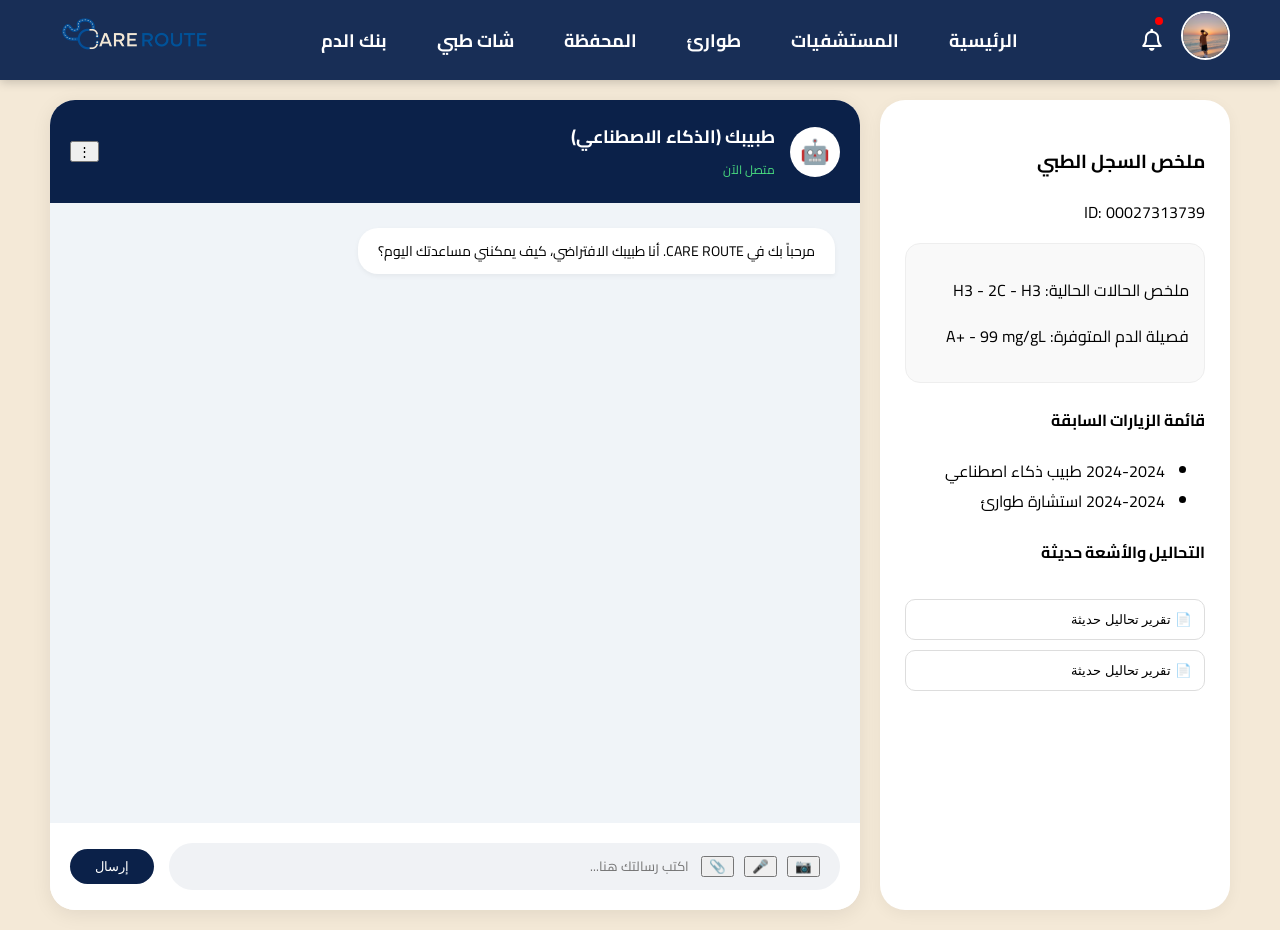
<file: chat.html>
<!DOCTYPE html>
<html lang="ar" dir="rtl">
<head>
    <meta charset="UTF-8">
    <meta name="viewport" content="width=device-width, initial-scale=1.0">
    <title>CARE ROUTE - ذكاء اصطناعي طبي</title>
    <link rel="stylesheet" href="chat-style.css">
    <link href="https://fonts.googleapis.com/css2?family=Cairo:wght@400;600;700&display=swap" rel="stylesheet">
    <link rel="icon" type="image/png" href="../الوكو بس.png">
</head>
<body>

<nav class="navbar">
    <div class="nav-actions">
        <div class="profile-pic">
            <img src="../Generated Image September 08, 2025 - 5_17PM.jpg" alt="User"> </div>
        <div class="notification">
            <i class="far fa-bell"></i> <span class="dot"></span>
        </div>
    </div>

    <div class="nav-links">
        <a href="../الصفحه الرايسيه التانيه/index.html" class="active">الرئيسية</a>
        <a href="../المستشفي/hospitals.html">المستشفيات</a>
        <a href="../طوارء/index.html">طوارئ</a>
        <a href="../المحفطة/wallet.html">المحفظة</a>
        <a href="../شات طبي/chat.html">شات طبي</a>
        <a href="../بنك الدم/blood-bank.html">بنك الدم</a>
    </div>

    <div class="logo">
        <img src="./img/الوجو مع الاسم.png" alt="logo">
    </div>
</nav>

<link rel="stylesheet" href="https://cdnjs.cloudflare.com/ajax/libs/font-awesome/6.0.0/css/all.min.css">

    <main class="chat-container">
        
        <aside class="medical-summary">
            <div class="summary-card">
                <h3>ملخص السجل الطبي</h3>
                <p class="patient-id">ID: 00027313739</p>
                
                <div class="summary-box">
                    <p>ملخص الحالات الحالية: H3 - 2C - H3</p>
                    <p>فصيلة الدم المتوفرة: A+ - 99 mg/gL</p>
                </div>

                <div class="history-list">
                    <h4>قائمة الزيارات السابقة</h4>
                    <ul>
                        <li><span>2024-2024</span> طبيب ذكاء اصطناعي</li>
                        <li><span>2024-2024</span> استشارة طوارئ</li>
                    </ul>
                </div>

                <div class="reports-section">
                    <h4>التحاليل والأشعة حديثة</h4>
                    <button class="report-btn">📄 تقرير تحاليل حديثة</button>
                    <button class="report-btn">📄 تقرير تحاليل حديثة</button>
                </div>
            </div>
        </aside>

        <section class="chat-window">
            <header class="chat-header">
                <div class="ai-info">
                    <div class="ai-avatar">🤖</div>
                    <div class="status-wrapper">
                        <h2>طبيبك (الذكاء الاصطناعي)</h2>
                        <span class="online-status">متصل الآن</span>
                    </div>
                </div>
                <button class="menu-dots">⋮</button>
            </header>

            <div class="messages-area" id="chatbox">
                <div class="ai-msg">مرحباً بك في CARE ROUTE. أنا طبيبك الافتراضي، كيف يمكنني مساعدتك اليوم؟</div>
            </div>

            <footer class="chat-input-area">
                <div class="input-wrapper">
                    <button class="icon-btn">📷</button>
                    <button class="icon-btn">🎤</button>
                    <button class="icon-btn">📎</button>
                    <input type="text" id="userInput" placeholder="اكتب رسالتك هنا...">
                </div>
                <button class="send-btn" onclick="sendMessage()">إرسال</button>
            </footer>
        </section>

    </main>

    <script src="chat-ai.js"></script>
</body>
</html>
</file>
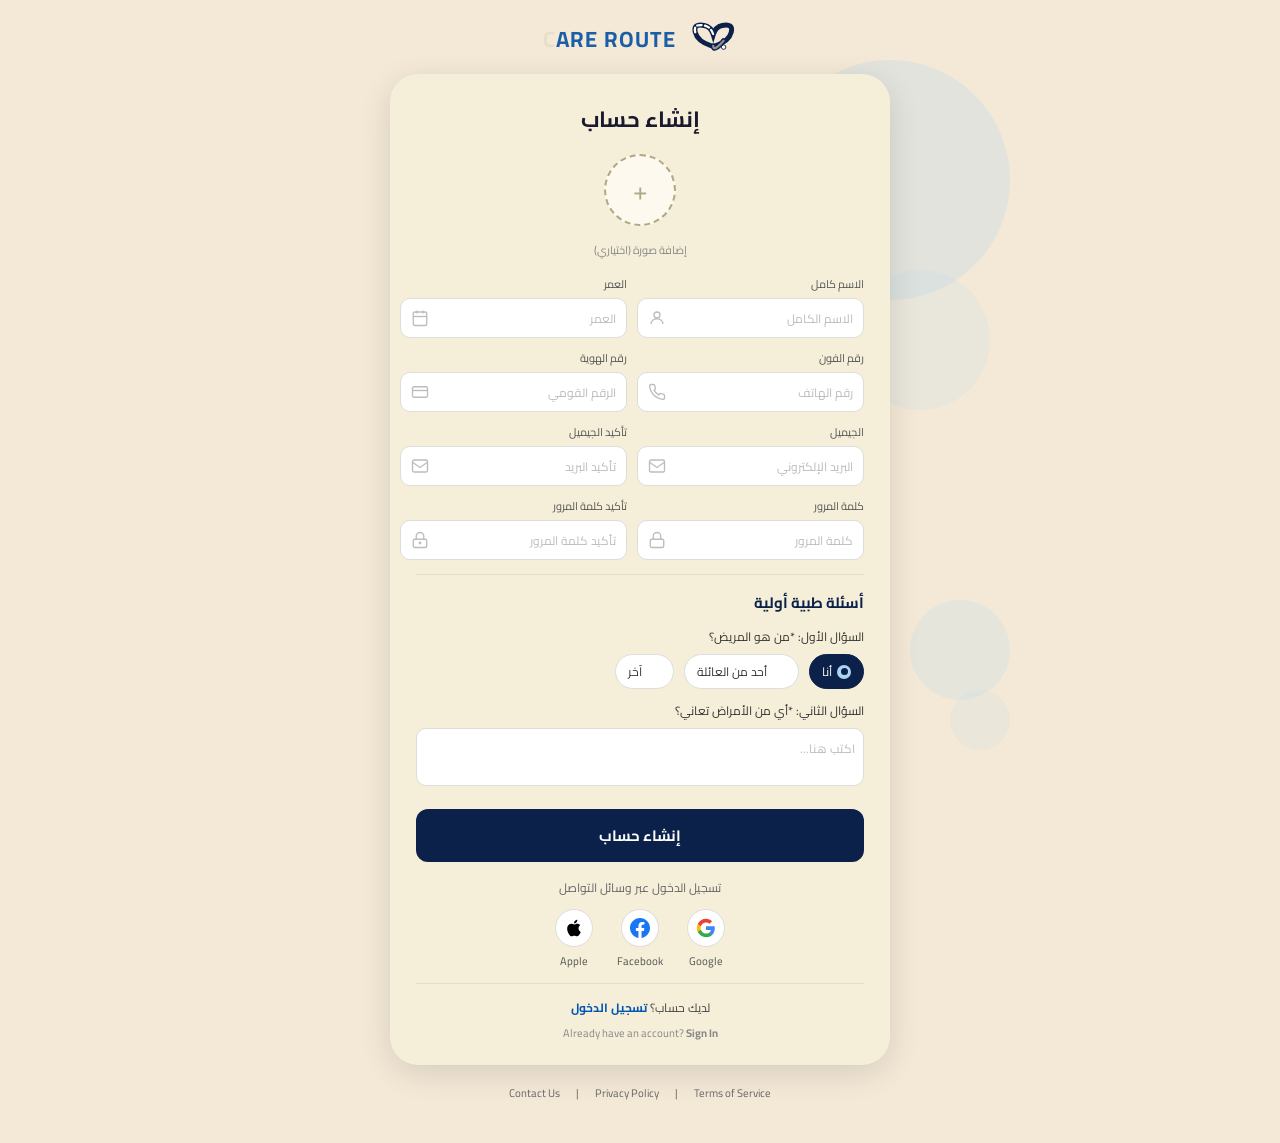
<file: signup.html>
<!DOCTYPE html>
<html lang="ar" dir="rtl">
<head>
  <meta charset="UTF-8">
  <meta name="viewport" content="width=device-width, initial-scale=1.0">
  <title>إنشاء حساب - Care Route</title>
  <link rel="preconnect" href="https://fonts.googleapis.com">
  <link href="https://fonts.googleapis.com/css2?family=Cairo:wght@400;600;700&display=swap" rel="stylesheet">
  <link rel="stylesheet" href="signup-style.css">
  <link rel="icon" type="image/png" href="../الوكو بس.png">
</head>
<body>

  <!-- خلفية ديكورية -->
  <svg class="bg-decor" viewBox="0 0 800 900" xmlns="http://www.w3.org/2000/svg">
    <circle cx="650" cy="180" r="120" fill="#abd4f0" opacity="0.25"/>
    <circle cx="680" cy="340" r="70" fill="#abd4f0" opacity="0.15"/>
    <circle cx="720" cy="650" r="50" fill="#abd4f0" opacity="0.2"/>
    <circle cx="740" cy="720" r="30" fill="#abd4f0" opacity="0.12"/>
  </svg>

  <div class="wrap">

    <!-- لوجو -->
    <div class="logo-top">
      <svg viewBox="0 0 120 80" xmlns="http://www.w3.org/2000/svg">
        <path d="M60,55 Q30,45 25,25 Q20,5 45,10 Q60,13 65,30 Q70,13 85,10 Q110,5 105,25 Q100,45 70,55 Q65,57 60,55Z" fill="none" stroke="#0b2149" stroke-width="11" stroke-linecap="round"/>
        <path d="M25,25 Q20,5 45,10 Q60,13 65,30" fill="none" stroke="#fff" stroke-width="5" stroke-dasharray="10,7" stroke-linecap="round"/>
        <circle cx="88" cy="44" r="5" fill="#fff" stroke="#0b2149" stroke-width="2"/>
        <circle cx="88" cy="58" r="5" fill="#fff" stroke="#0b2149" stroke-width="2"/>
        <path d="M65,55 Q65,70 88,44" fill="none" stroke="#0b2149" stroke-width="11" stroke-linecap="round"/>
        <path d="M65,55 Q65,70 88,44" fill="none" stroke="#e8dfc8" stroke-width="5" stroke-linecap="round" opacity="0.6"/>
      </svg>
      <div class="logo-text">
        <span class="logo-c">C</span><span class="logo-route">ARE ROUTE</span>
      </div>
    </div>

    <!-- الكارت الرئيسي -->
    <div class="card">
      <h2 class="card-title">إنشاء حساب</h2>

      <!-- صورة البروفايل -->
      <div class="pic-area">
        <div class="pic-circle" id="picCircle" onclick="document.getElementById('fileInput').click()">
          <span class="plus-icon">+</span>
        </div>
        <input type="file" id="fileInput" accept="image/*">
        <span class="pic-label" onclick="document.getElementById('fileInput').click()">إضافة صورة (اختياري)</span>
        <button class="remove-btn" id="removeBtn" onclick="removePhoto()">✕ إزالة الصورة</button>
      </div>

      <!-- حقول الفورم -->
      <div class="form-grid">

        <div class="field">
          <label>الاسم كامل</label>
          <div class="input-box">
            <input type="text" placeholder="الاسم الكامل">
            <svg class="iicon" viewBox="0 0 24 24" fill="none" stroke="#888" stroke-width="1.8">
              <circle cx="12" cy="8" r="4"/>
              <path d="M4 20c0-4 3.6-7 8-7s8 3 8 7"/>
            </svg>
          </div>
        </div>

        <div class="field">
          <label>العمر</label>
          <div class="input-box">
            <input type="number" placeholder="العمر">
            <svg class="iicon" viewBox="0 0 24 24" fill="none" stroke="#888" stroke-width="1.8">
              <rect x="3" y="4" width="18" height="18" rx="2"/>
              <line x1="16" y1="2" x2="16" y2="6"/>
              <line x1="8" y1="2" x2="8" y2="6"/>
              <line x1="3" y1="10" x2="21" y2="10"/>
            </svg>
          </div>
        </div>

        <div class="field">
          <label>رقم الفون</label>
          <div class="input-box">
            <input type="tel" placeholder="رقم الهاتف">
            <svg class="iicon" viewBox="0 0 24 24" fill="none" stroke="#888" stroke-width="1.8">
              <path d="M22 16.9v3a2 2 0 0 1-2.2 2 19.8 19.8 0 0 1-8.6-3.1 19.5 19.5 0 0 1-6-6 19.8 19.8 0 0 1-3.1-8.7A2 2 0 0 1 4.1 2h3a2 2 0 0 1 2 1.7 12.8 12.8 0 0 0 .7 2.8 2 2 0 0 1-.5 2.1L8.1 9.9a16 16 0 0 0 6 6l1.3-1.3a2 2 0 0 1 2.1-.5 12.8 12.8 0 0 0 2.8.7A2 2 0 0 1 22 16.9z"/>
            </svg>
          </div>
        </div>

        <div class="field">
          <label>رقم الهوية</label>
          <div class="input-box">
            <input type="text" placeholder="الرقم القومي">
            <svg class="iicon" viewBox="0 0 24 24" fill="none" stroke="#888" stroke-width="1.8">
              <rect x="2" y="5" width="20" height="14" rx="2"/>
              <line x1="2" y1="10" x2="22" y2="10"/>
            </svg>
          </div>
        </div>

        <div class="field">
          <label>الجيميل</label>
          <div class="input-box">
            <input type="email" placeholder="البريد الإلكتروني">
            <svg class="iicon" viewBox="0 0 24 24" fill="none" stroke="#888" stroke-width="1.8">
              <rect x="2" y="4" width="20" height="16" rx="2"/>
              <path d="m22 7-10 7L2 7"/>
            </svg>
          </div>
        </div>

        <div class="field">
          <label>تأكيد الجيميل</label>
          <div class="input-box">
            <input type="email" placeholder="تأكيد البريد">
            <svg class="iicon" viewBox="0 0 24 24" fill="none" stroke="#888" stroke-width="1.8">
              <rect x="2" y="4" width="20" height="16" rx="2"/>
              <path d="m22 7-10 7L2 7"/>
            </svg>
          </div>
        </div>

        <div class="field">
          <label>كلمة المرور</label>
          <div class="input-box">
            <input type="password" placeholder="كلمة المرور">
            <svg class="iicon" viewBox="0 0 24 24" fill="none" stroke="#888" stroke-width="1.8">
              <rect x="3" y="11" width="18" height="11" rx="2"/>
              <path d="M7 11V7a5 5 0 0 1 10 0v4"/>
            </svg>
          </div>
        </div>

        <div class="field">
          <label>تأكيد كلمة المرور</label>
          <div class="input-box">
            <input type="password" placeholder="تأكيد كلمة المرور">
            <svg class="iicon" viewBox="0 0 24 24" fill="none" stroke="#888" stroke-width="1.8">
              <rect x="3" y="11" width="18" height="11" rx="2"/>
              <path d="M7 11V7a5 5 0 0 1 10 0v4"/>
              <circle cx="12" cy="16" r="1" fill="#888"/>
            </svg>
          </div>
        </div>

      </div><!-- /form-grid -->

      <!-- أسئلة طبية -->
      <div class="medical">
        <h3 class="medical-title">أسئلة طبية أولية</h3>

        <p class="q-label">السؤال الأول: *من هو المريض؟</p>
        <div class="radio-row" id="patientRadio">
          <label class="radio-opt active">
            <span class="check-icon"><span class="check-dot"></span></span> أنا
          </label>
          <label class="radio-opt">
            <span class="check-icon"></span> أحد من العائلة
          </label>
          <label class="radio-opt">
            <span class="check-icon"></span> آخر
          </label>
        </div>

        <p class="q-label">السؤال الثاني: *أي من الأمراض تعاني؟</p>
        <textarea class="diseases" placeholder="اكتب هنا..."></textarea>
      </div>

      <button class="submit-btn">إنشاء حساب</button>

      <!-- سوشيال -->
      <div class="social-section">
        <p class="social-label">تسجيل الدخول عبر وسائل التواصل</p>
        <div class="social-icons">

          <div class="s-icon">
            <div class="s-icon-circle">
              <svg width="20" height="20" viewBox="0 0 24 24">
                <path d="M22.56 12.25c0-.78-.07-1.53-.2-2.25H12v4.26h5.92c-.26 1.37-1.04 2.53-2.21 3.31v2.77h3.57c2.08-1.92 3.28-4.74 3.28-8.09z" fill="#4285F4"/>
                <path d="M12 23c2.97 0 5.46-.98 7.28-2.66l-3.57-2.77c-.98.66-2.23 1.06-3.71 1.06-2.86 0-5.29-1.93-6.16-4.53H2.18v2.84C3.99 20.53 7.7 23 12 23z" fill="#34A853"/>
                <path d="M5.84 14.09c-.22-.66-.35-1.36-.35-2.09s.13-1.43.35-2.09V7.07H2.18C1.43 8.55 1 10.22 1 12s.43 3.45 1.18 4.93l3.66-2.84z" fill="#FBBC05"/>
                <path d="M12 5.38c1.62 0 3.06.56 4.21 1.64l3.15-3.15C17.45 2.09 14.97 1 12 1 7.7 1 3.99 3.47 2.18 7.07l3.66 2.84c.87-2.6 3.3-4.53 6.16-4.53z" fill="#EA4335"/>
              </svg>
            </div>
            <span>Google</span>
          </div>

          <div class="s-icon">
            <div class="s-icon-circle">
              <svg width="20" height="20" viewBox="0 0 24 24">
                <path d="M24 12.073c0-6.627-5.373-12-12-12s-12 5.373-12 12c0 5.99 4.388 10.954 10.125 11.854v-8.385H7.078v-3.47h3.047V9.43c0-3.007 1.792-4.669 4.533-4.669 1.312 0 2.686.235 2.686.235v2.953H15.83c-1.491 0-1.956.925-1.956 1.874v2.25h3.328l-.532 3.47h-2.796v8.385C19.612 23.027 24 18.062 24 12.073z" fill="#1877F2"/>
              </svg>
            </div>
            <span>Facebook</span>
          </div>

          <div class="s-icon">
            <div class="s-icon-circle">
              <svg width="20" height="20" viewBox="0 0 24 24">
                <path d="M18.71 19.5c-.83 1.24-1.71 2.45-3.05 2.47-1.34.03-1.77-.79-3.29-.79-1.53 0-2 .77-3.27.82-1.31.05-2.3-1.32-3.14-2.53C4.25 17 2.94 12.45 4.7 9.39c.87-1.52 2.43-2.48 4.12-2.51 1.28-.02 2.5.87 3.29.87.78 0 2.26-1.07 3.8-.91.65.03 2.47.26 3.64 1.98-.09.06-2.17 1.28-2.15 3.81.03 3.02 2.65 4.03 2.68 4.04-.03.07-.42 1.44-1.38 2.83M13 3.5c.73-.83 1.94-1.46 2.94-1.5.13 1.17-.34 2.35-1.04 3.19-.69.85-1.83 1.51-2.95 1.42-.15-1.15.41-2.35 1.05-3.11z" fill="#000"/>
              </svg>
            </div>
            <span>Apple</span>
          </div>

        </div>
      </div>

      <!-- فوتر الكارت -->
      <div class="footer-card">
        لديك حساب؟ <a href="../تسجيل الدخول/index.html">تسجيل الدخول</a>
        <p>Already have an account? <strong>Sign In</strong></p>
      </div>

    </div><!-- /card -->

    <!-- فوتر الصفحة -->
    <footer class="page-footer">
      <a href="#">Terms of Service</a>
      <span>|</span>
      <a href="#">Privacy Policy</a>
      <span>|</span>
      <a href="#">Contact Us</a>
    </footer>

  </div><!-- /wrap -->

  <script src="signup-script.js"></script>
</body>
</html>
</file>
<file: chat-style.css>
:root {
    --main-blue: #0b2149;
    --chat-bg: #f0f4f8;
    --ai-bubble: #e2e8f0;
    --user-bubble: #3a86ff;
}

body { margin: 0; font-family: 'Cairo', sans-serif; background: #f4e9d7; direction: rtl; }


/* تنسيق شريط التنقل */
.navbar {
    display: flex;
    align-items: center;
    justify-content: space-between;
    padding: 0px 20px; /* يفضل إضافة مسافة بسيطة من الجوانب */
    background: #182e56;
    box-shadow: 0 2px 10px rgba(0,0,0,0.2);
    position: sticky;
    top: 0;
    z-index: 1000;
    direction: rtl;
    height: 80px; /* تحديد ارتفاع ثابت للبار يساعد في ضبط العناصر داخله */
    overflow: visible; /* لضمان عدم قص اللوجو إذا خرج عن الحدود */
}

/* اللوجو */
.logo img {
    height: 100px; /* الحجم الذي طلبته */
    right: -30px;
    position: relative;
    
    /* التعديل هنا لرفعه فوق */
    margin-top: -10px; /* كلما زاد الرقم بالسالب ارتفع اللوجو للأعلى */
    
    /* إضافة تحسين بسيط لضمان الجودة */
    object-fit: contain;
    vertical-align: middle;
}
/* اللينكات */
.nav-links {
    display: flex;
    gap: 30px; /* مسافة ثابتة بين اللينكات */
}

.nav-links a {
    text-decoration: none;
    color: #ffffff;
    font-size: 18px;
    font-weight: 700;
    transition: all 0.3s ease;
    padding: 5px 10px;
}

/* التعديل حسب الصورة: كلمة المستشفيات لونها أحمر */
.nav-links a.special-link {
    color: #ff0000; /* أحمر كما في الصورة */
}

.nav-links a:hover {
    color: #4da3ff; /* لون أزرق فاتح عند الوقوف */
    transform: translateY(-2px);
}

/* أيقونات اليمين (الجرس والبروفايل) */
.nav-actions {
    display: flex;
    align-items: center;
    gap: 20px;
    margin-right: 30px;
}

.notification {
    color: white;
    font-size: 22px;
    position: relative;
    cursor: pointer;
}

/* النقطة الصغيرة فوق الجرس */
.notification .dot {
    position: absolute;
    top: -2px;
    right: -2px;
    background: #ff0000;
    width: 8px;
    height: 8px;
    border-radius: 50%;
}

.profile-pic img {
    width: 45px;
    height: 45px;
    border-radius: 50%;
    border: 2px solid #fff;
    object-fit: cover;
}

/* للتجاوب مع الموبايل */
@media (max-width: 768px) {
    .navbar {
        padding: 10px 15px;
    }
    .nav-links {
        display: none; /* يفضل عمل قائمة جانبية للموبايل */
    }
}



.chat-container {
    display: grid; grid-template-columns: 350px 1fr;
    height: 90vh; margin: 20px 50px; gap: 20px;
}

/* السجل الطبي */
.medical-summary { background: white; border-radius: 25px; padding: 25px; box-shadow: 0 4px 15px rgba(0,0,0,0.05); }
.summary-box { background: #f9f9f9; padding: 15px; border-radius: 15px; margin: 15px 0; border: 1px solid #eee; }
.report-btn { width: 100%; padding: 12px; margin-top: 10px; border: 1px solid #ddd; border-radius: 10px; background: white; cursor: pointer; text-align: right; }

/* نافذة الشات */
.chat-window {
    background: white; border-radius: 25px; display: flex; flex-direction: column;
    overflow: hidden; box-shadow: 0 4px 20px rgba(0,0,0,0.08);
}

.chat-header {
    background: var(--main-blue); color: white; padding: 20px;
    display: flex; justify-content: space-between; align-items: center;
}
.ai-info { display: flex; align-items: center; gap: 15px; }
.ai-avatar { width: 50px; height: 50px; background: #fff; border-radius: 50%; display: flex; align-items: center; justify-content: center; font-size: 24px; }
.status-wrapper h2 { font-size: 18px; margin: 0; }
.online-status { font-size: 12px; color: #4ade80; }

.messages-area { flex: 1; padding: 25px; overflow-y: auto; background: var(--chat-bg); display: flex; flex-direction: column; gap: 15px; }

/* فقاعات الرسائل */
.ai-msg, .user-msg { padding: 12px 20px; border-radius: 20px; max-width: 70%; font-size: 14px; line-height: 1.6; }
.ai-msg { background: white; align-self: flex-start; border-bottom-right-radius: 2px; box-shadow: 0 2px 5px rgba(0,0,0,0.05); }
.user-msg { background: var(--user-bubble); color: white; align-self: flex-end; border-bottom-left-radius: 2px; }

.chat-input-area { padding: 20px; background: white; display: flex; gap: 15px; align-items: center; }
.input-wrapper { flex: 1; background: #f0f2f5; padding: 10px 20px; border-radius: 30px; display: flex; align-items: center; gap: 10px; }
.input-wrapper input { border: none; background: transparent; flex: 1; outline: none; font-family: 'Cairo'; }
.send-btn { background: var(--main-blue); color: white; border: none; padding: 10px 25px; border-radius: 20px; cursor: pointer; }
</file>
<file: signup-style.css>
/* ===== المتغيرات ===== */
:root {
  --dark-blue: #0b2149;
  --card-beige: #f5eed8;
  --radio-check: #abd4f0;
  --input-bg: #ffffff;
  --border-color: #dddddd;
  --text-dark: #1a1a2e;
  --text-muted: #555555;
  --text-light: #888888;
  --font: 'Cairo', sans-serif;
}

/* ===== ريست عام ===== */
*, *::before, *::after {
  box-sizing: border-box;
  margin: 0;
  padding: 0;
}

/* ===== body ===== */
body {
  font-family: var(--font);
  background: #f4e9d7;
  min-height: 100vh;
  direction: rtl;
}

/* ===== خلفية SVG ديكورية ===== */
.bg-decor {
  position: fixed;
  top: 0;
  left: 0;
  width: 100%;
  height: 100%;
  pointer-events: none;
  z-index: 0;
}

/* ===== Wrapper الرئيسي ===== */
.wrap {
  position: relative;
  z-index: 1;
  display: flex;
  flex-direction: column;
  align-items: center;
  padding: 18px 12px 40px;
  min-height: 100vh;
}

/* ===== اللوجو ===== */
.logo-top {
  display: flex;
  align-items: center;
  justify-content: center;
  gap: 8px;
  margin-bottom: 14px;
}

.logo-top svg {
  width: 54px;
  height: 40px;
}

.logo-text {
  font-size: 22px;
  font-weight: 700;
  letter-spacing: 1px;
}

.logo-c {
  color: #e8dfc8;
}

.logo-route {
  color: #1a5ea8;
}

/* ===== الكارت الرئيسي ===== */
.card {
  background: var(--card-beige);
  border-radius: 28px;
  width: 100%;
  max-width: 500px;
  padding: 24px 26px 22px;
  box-shadow: 0 8px 32px rgba(0, 0, 0, 0.12);
}

.card-title {
  text-align: center;
  font-size: 22px;
  font-weight: 700;
  color: var(--text-dark);
  margin-bottom: 14px;
}

/* ===== منطقة الصورة الشخصية ===== */
.pic-area {
  text-align: center;
  margin-bottom: 14px;
}

.pic-circle {
  width: 72px;
  height: 72px;
  border-radius: 50%;
  border: 2px dashed #b0a880;
  display: inline-flex;
  align-items: center;
  justify-content: center;
  font-size: 26px;
  color: #b0a880;
  background: #fdf9ef;
  cursor: pointer;
  overflow: hidden;
  position: relative;
  transition: border-color 0.2s, color 0.2s;
}

.pic-circle:hover {
  border-color: var(--dark-blue);
  color: var(--dark-blue);
}

.pic-circle img {
  width: 100%;
  height: 100%;
  object-fit: cover;
  border-radius: 50%;
}

.pic-circle.has-img .plus-icon {
  display: none;
}

.plus-icon {
  position: absolute;
  font-size: 26px;
}

#fileInput {
  display: none;
}

.pic-label {
  font-size: 11px;
  color: var(--text-light);
  display: block;
  margin-top: 5px;
  cursor: pointer;
}

.remove-btn {
  display: none;
  margin-top: 4px;
  font-size: 10px;
  color: #c0392b;
  cursor: pointer;
  background: none;
  border: none;
  font-family: var(--font);
}

.remove-btn.show {
  display: inline-block;
}

/* ===== شبكة الحقول ===== */
.form-grid {
  display: grid;
  grid-template-columns: 1fr 1fr;
  gap: 10px;
  margin-bottom: 14px;
}

/* ===== حقل إدخال واحد ===== */
.field label {
  font-size: 11px;
  color: var(--text-muted);
  display: block;
  margin-bottom: 4px;
  text-align: right;
}

.input-box {
  display: flex;
  align-items: center;
  background: var(--input-bg);
  border: 1px solid var(--border-color);
  border-radius: 10px;
  padding: 7px 10px;
  gap: 8px;
  transition: border-color 0.2s;
}

.input-box:focus-within {
  border-color: var(--dark-blue);
}

.input-box input {
  border: none;
  outline: none;
  flex: 1;
  font-size: 13px;
  font-family: var(--font);
  text-align: right;
  background: transparent;
  color: #333;
  direction: rtl;
}

.input-box input::placeholder {
  color: #bbb;
  font-size: 12px;
}

.iicon {
  width: 18px;
  height: 18px;
  flex-shrink: 0;
  opacity: 0.55;
}

/* ===== قسم الأسئلة الطبية ===== */
.medical {
  border-top: 1px solid rgba(0, 0, 0, 0.07);
  padding-top: 13px;
  margin-bottom: 14px;
}

.medical-title {
  font-size: 15px;
  font-weight: 700;
  color: var(--dark-blue);
  margin-bottom: 8px;
  text-align: right;
}

.q-label {
  font-size: 12px;
  color: #333;
  margin-bottom: 6px;
  text-align: right;
}

/* ===== راديو بوتونز ===== */
.radio-row {
  display: flex;
  gap: 10px;
  margin-bottom: 10px;
  justify-content: flex-start;
  flex-wrap: wrap;
}

.radio-opt {
  display: flex;
  align-items: center;
  gap: 5px;
  background: var(--input-bg);
  border: 1px solid var(--border-color);
  border-radius: 20px;
  padding: 5px 12px;
  cursor: pointer;
  font-size: 12px;
  color: #333;
  transition: background 0.2s, color 0.2s, border-color 0.2s;
  user-select: none;
}

.radio-opt.active {
  background: var(--dark-blue);
  color: #fff;
  border-color: var(--dark-blue);
}

.check-icon {
  width: 14px;
  height: 14px;
  border-radius: 50%;
  display: inline-flex;
  align-items: center;
  justify-content: center;
  flex-shrink: 0;
}

.radio-opt.active .check-icon {
  background: var(--radio-check);
}

.check-dot {
  width: 7px;
  height: 7px;
  border-radius: 50%;
  background: var(--dark-blue);
}

/* ===== تكست إيريا الأمراض ===== */
textarea.diseases {
  width: 100%;
  height: 58px;
  border-radius: 10px;
  border: 1px solid var(--border-color);
  padding: 8px;
  resize: none;
  font-family: var(--font);
  font-size: 12px;
  color: var(--text-muted);
  background: var(--input-bg);
  direction: rtl;
  outline: none;
  transition: border-color 0.2s;
}

textarea.diseases:focus {
  border-color: var(--dark-blue);
}

textarea.diseases::placeholder {
  color: #bbb;
}

/* ===== زرار إنشاء الحساب ===== */
.submit-btn {
  width: 100%;
  padding: 12px;
  background: var(--dark-blue);
  color: #fff;
  border: none;
  border-radius: 12px;
  font-size: 15px;
  font-weight: 700;
  font-family: var(--font);
  cursor: pointer;
  margin-bottom: 14px;
  transition: background 0.2s, transform 0.1s;
}

.submit-btn:hover {
  background: #153c7c;
}

.submit-btn:active {
  transform: scale(0.98);
}

/* ===== قسم السوشيال ===== */
.social-section {
  text-align: center;
  margin-bottom: 12px;
}

.social-label {
  font-size: 12px;
  color: #666;
  margin-bottom: 10px;
}

.social-icons {
  display: flex;
  justify-content: center;
  gap: 24px;
}

.s-icon {
  display: flex;
  flex-direction: column;
  align-items: center;
  gap: 4px;
  cursor: pointer;
  font-size: 11px;
  color: #555;
}

.s-icon-circle {
  width: 38px;
  height: 38px;
  border-radius: 50%;
  border: 1px solid var(--border-color);
  background: var(--input-bg);
  display: flex;
  align-items: center;
  justify-content: center;
  transition: box-shadow 0.2s;
}

.s-icon-circle:hover {
  box-shadow: 0 2px 8px rgba(0, 0, 0, 0.15);
}

/* ===== فوتر الكارت ===== */
.footer-card {
  text-align: center;
  border-top: 1px solid rgba(0, 0, 0, 0.07);
  padding-top: 12px;
  font-size: 12px;
  color: #444;
}

.footer-card a {
  color: #0056b3;
  font-weight: 700;
  text-decoration: none;
}

.footer-card a:hover {
  text-decoration: underline;
}

.footer-card p {
  margin-top: 4px;
  font-size: 11px;
  color: #888;
}

/* ===== فوتر الصفحة ===== */
.page-footer {
  margin-top: 18px;
  font-size: 11px;
  color: #666;
  display: flex;
  gap: 16px;
}

.page-footer a {
  color: #666;
  text-decoration: none;
}

.page-footer a:hover {
  text-decoration: underline;
}
</file>
